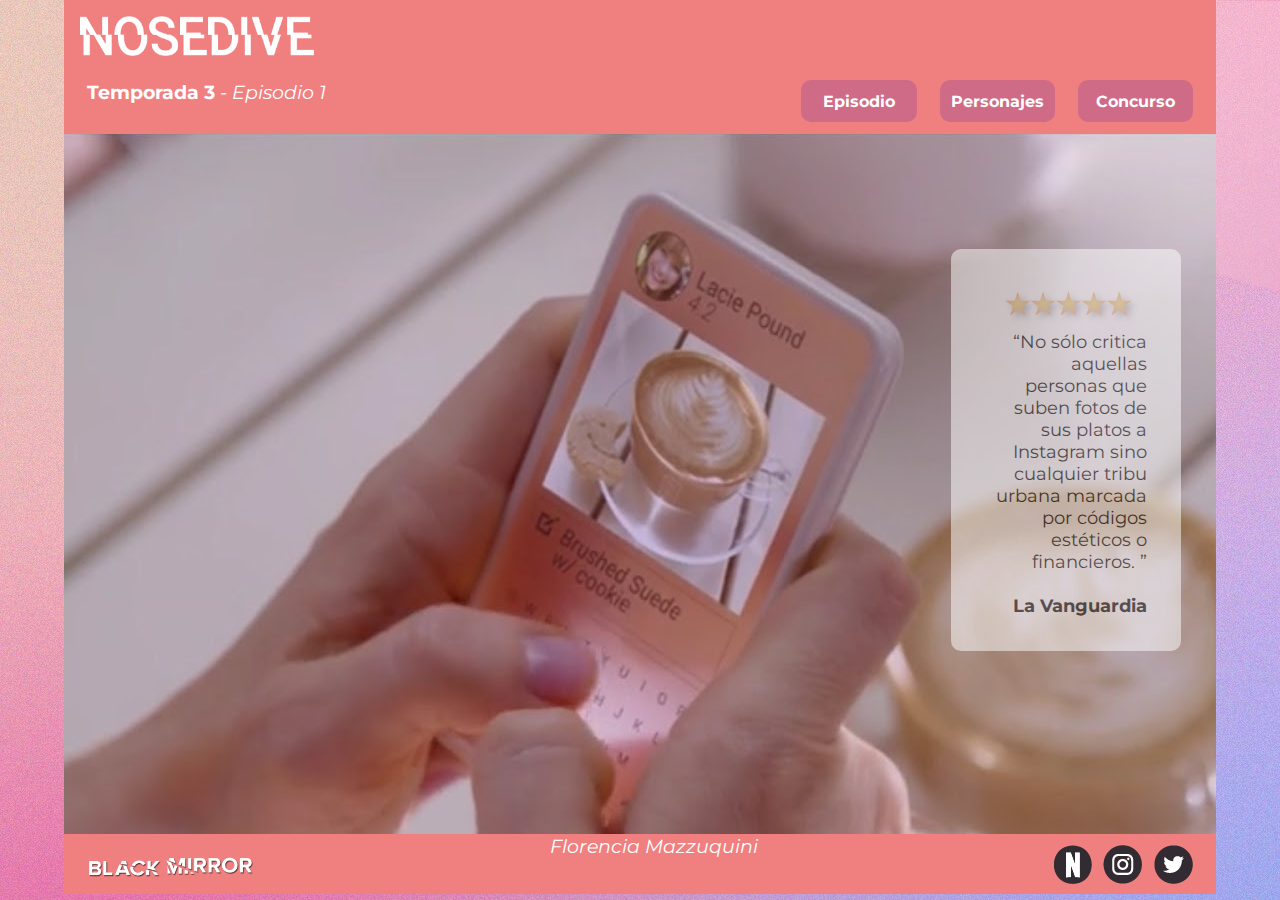
<file: index.html>
<!DOCTYPE html>
<html>
<head>
	<meta charset="utf-8">
	<title> Index</title>
	<link rel="stylesheet" type="text/css" href="css/estilo.css">

</head>
<body>
<main>		
	<header>
		<a href="index.html">
		<img class="logo" src="ima/nosedive.png">
		</a>



	</header>
	<nav>
		<article id="primero">
			
		</article>
		<article id="segundo"></article>

		
		


	</nav>
	<div id="botones">
		<p id="titulo"><b>Temporada 3</b> - <i>Episodio 1</i></p>
		
			
			<ul>
				<li><a href="concurso.html"> <b> Concurso</b></a></li>
				<li><a href="personajes.html"> <b> Personajes</b></a></li>
				<li><a href="episodio.html"> <b> Episodio</b></a></li>
				

				
			</ul>
		</div>
	<section>


		<article id="uno">
		

			<p id="critica"> 
				<a href="https://www.lavanguardia.com/series/20161022/411220817977/black-mirror-critica-temporada-3-episodio-1-nosedive.html" target="_blank"><img class="estrellas" src="ima/estrellas.png"></a>

			<br>
			<br> 
				“No sólo critica aquellas personas que suben fotos de sus platos a Instagram sino cualquier tribu urbana marcada por códigos estéticos o financieros. ” 
		<br><br><b> La Vanguardia</b></p>
		</article>
		




		
	</section>

	<footer>
		<img class="blackmirror" src="ima/bmlogo.png">
		<a href="https://twitter.com/NetflixLAT?ref_src=twsrc%5Egoogle%7Ctwcamp%5Eserp%7Ctwgr%5Eauthor" target="_blank">
		<img class="redes1" src="ima/twitter.png"></a>
		<a href="https://www.instagram.com/netflixlat/" target="_blank">
		<img class="redes2" src="ima/instagram.png"></a>
		<a href="https://www.netflix.com/" target="_blank">
		<img class="redes3" src="ima/netflix.png"></a>
		<p id="florenciamazzuquini"> <i> Florencia Mazzuquini </i></p>
	</footer>
</main>

</body>
</html>
</file>
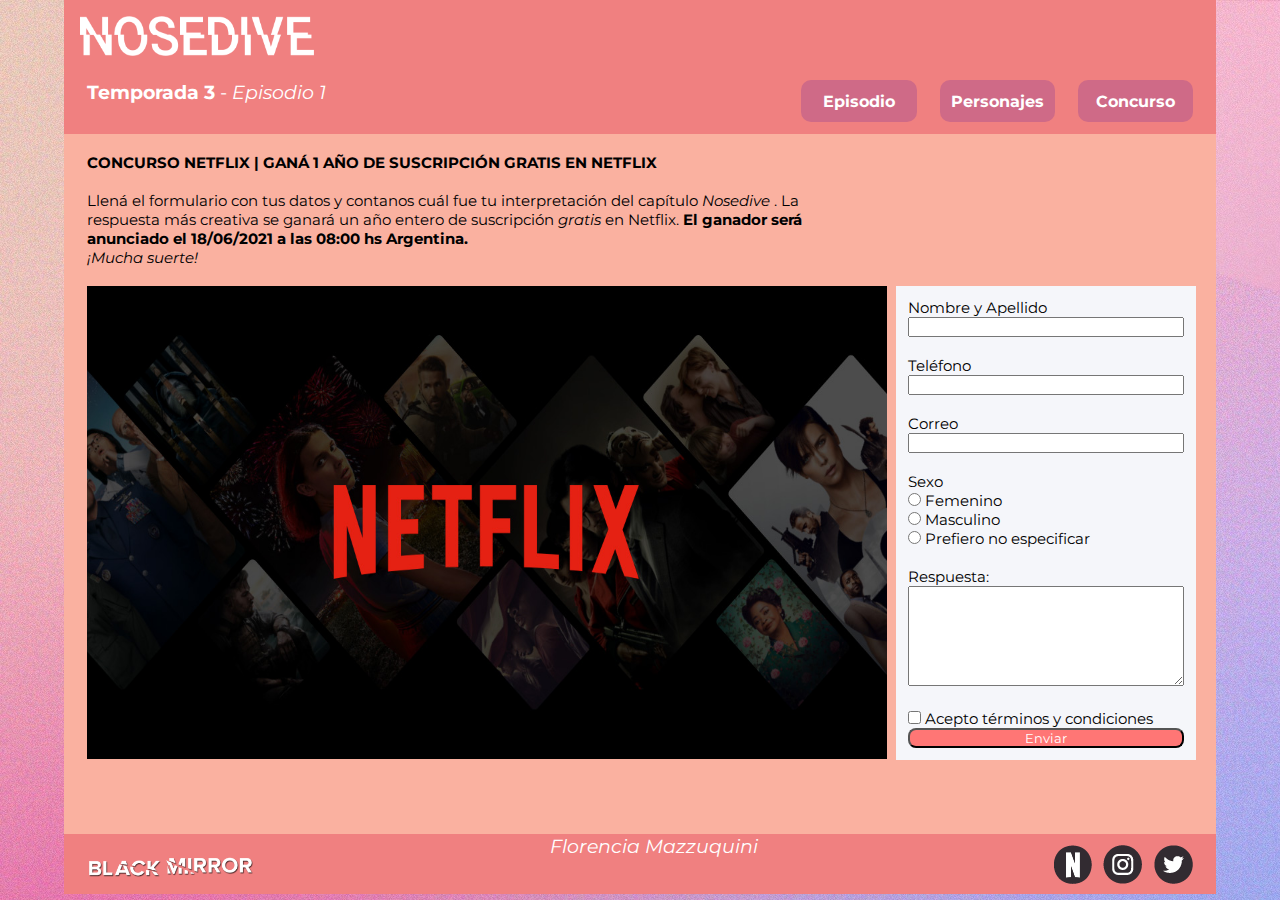
<file: concurso.html>
<!DOCTYPE html>
<html>
<head>
	<meta charset="utf-8">
	<title> Concurso</title>
	<link rel="stylesheet" type="text/css" href="css/estilo.css">
	

</head>
<body>
<main>		
	<header>
		<a href="index.html">
		<img class="logo" src="ima/nosedive.png">
		</a>




	</header>
	<nav>
		<article id="primero">
			
		</article>
		<article id="segundo"></article>

		
		


	</nav>
	<div id="botones">
		<p id="titulo"><b>Temporada 3</b> - <i>Episodio 1</i></p>
		
			
			<ul>
				<li><a href="concurso.html"> <b> Concurso</b></a></li>
				<li><a href="personajes.html"> <b> Personajes</b></a></li>
				<li><a href="episodio.html"> <b> Episodio</b></a></li>

				
			</ul>
		</div>



	<section>


		<article id="dos">
			
			<br>
			<p class="concursotexto" ><b> CONCURSO NETFLIX | GANÁ 1 AÑO DE SUSCRIPCIÓN GRATIS EN NETFLIX</b></p>
			<br> <p class="concursotexto" > Llená el formulario con tus datos y contanos cuál fue tu interpretación del capítulo <i> Nosedive </i>. La respuesta más creativa se ganará un año entero de suscripción <i>gratis</i> en Netflix.
			<b> El ganador será anunciado el 18/06/2021 a las 08:00 hs Argentina.</b>

			<br> <i> ¡Mucha suerte! </i></p>

			<br>

            
			<img class="netflixconcurso" src="ima/netflixconcurso.jpg">

			<div id="formulario">
			<form action="mailto:florenciamazzuquini94@gmail.com" method="post" 4>
				<label>Nombre y Apellido</label><br>
				<input type="text" name="nombre" required="nombre"e class="cajitas">
				<br>
				<br>
				<label>Teléfono</label><br>
				<input type="text" name="telefono" required="telefono"e class="cajitas">
				<br>
				<br>
				<label>Correo</label><br>
				<input type="text" name="correo" required="correo"e class="cajitas">
				<br>
				<br>
				<label>Sexo</label><br>
				<input type="radio" name="sexo" value="femenino" > Femenino <br>
				<input type="radio" name="sexo" value="masculino"> Masculino <br>
				<input type="radio" name="sexo" value="noespecifica"> Prefiero no especificar 
				<br>
				<br>

				
				<label>Respuesta:</label><br>
				<textarea class="cajota"></textarea>
				
				<br>
				<br>
				<input type="checkbox" name="tyc"> Acepto términos y condiciones
				<br>
			
				<input type="submit" name="enviar" value="Enviar" class="btn">

				

				

			</form>


		</div>
		
		</article>
		</a>

		
	</section>

	<footer>
		<img class="blackmirror" src="ima/bmlogo.png">
		<a href="https://twitter.com/NetflixLAT?ref_src=twsrc%5Egoogle%7Ctwcamp%5Eserp%7Ctwgr%5Eauthor" target="_blank">
		<img class="redes1" src="ima/twitter.png"></a>
		<a href="https://www.instagram.com/netflixlat/" target="_blank">
		<img class="redes2" src="ima/instagram.png"></a>
		<a href="https://www.netflix.com/" target="_blank">
		<img class="redes3" src="ima/netflix.png"></a>
		<p id="florenciamazzuquini"> <i> Florencia Mazzuquini </i></p>
	</footer>
</main>

</body>
</html>
</file>
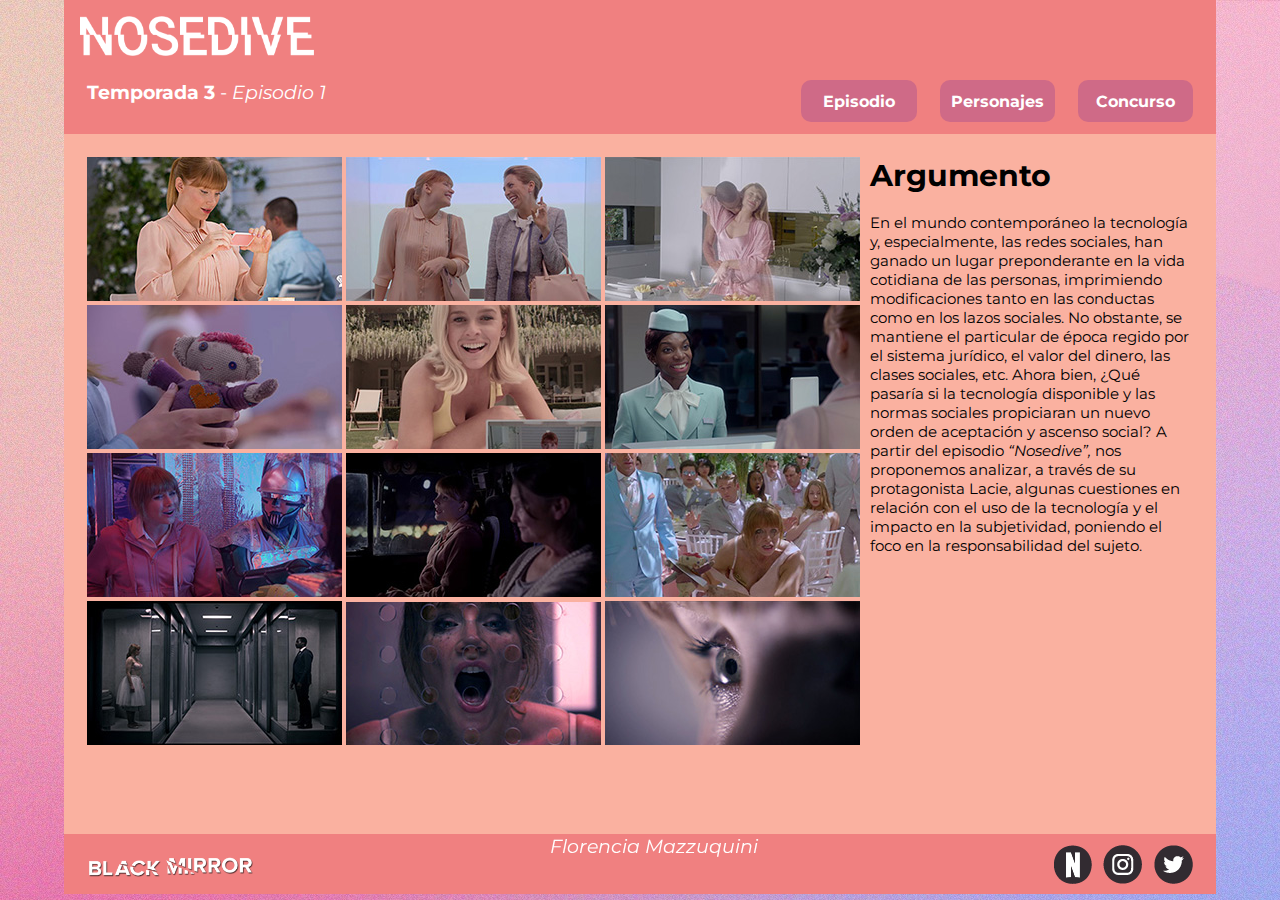
<file: episodio.html>
<!DOCTYPE html>
<html>
<head>
	<meta charset="utf-8">
	<title> Episodio </title>
	<link rel="stylesheet" type="text/css" href="css/lightbox.css">
	<link rel="stylesheet" type="text/css" href="css/estilo.css">
	

</head>
<body>
<main>		
	<header>
	
		<a href="index.html">
		<img class="logo" src="ima/nosedive.png">
		</a>
		</div>



	</header>
	<nav>
		<article id="primero">
			
		</article>
		<article id="segundo"></article>

		
		


	</nav>
	<div id="botones">
		<p id="titulo"><b>Temporada 3</b> - <i>Episodio 1</i></p>
		
			
			<ul>
				<li><a href="concurso.html"> <b> Concurso</b></a></li>
				<li><a href="personajes.html"> <b> Personajes</b></a></li>
				<li><a href="episodio.html"> <b> Episodio</b></a></li>

				
			</ul>
		</div>
	<section>

		<article id="dos">

			
			<div class="argumento">

			<p> <h1> Argumento </h1> </p><br>
			<p> En el mundo contemporáneo la tecnología y, especialmente, las redes sociales, han ganado un lugar preponderante en la vida cotidiana de las personas, imprimiendo modificaciones tanto en las conductas como en los lazos sociales. 
				No obstante, se mantiene el particular de época regido por el sistema jurídico, el valor del dinero, las clases sociales, etc. Ahora bien, ¿Qué pasaría si la tecnología disponible y las normas sociales propiciaran un nuevo orden de aceptación y ascenso social? A partir del episodio <i> “Nosedive”, </i> nos proponemos analizar, a través de su protagonista Lacie, algunas cuestiones en relación con el uso de la tecnología y el impacto en la subjetividad, poniendo el foco en la responsabilidad del sujeto. </p><br>

			<iframe  width="355" height="175" style="padding-right: 6%" src="https://www.youtube.com/embed/Mr4X8q9f8Ek" title="YouTube video player" frameborder="0" allow="accelerometer; autoplay; clipboard-write; encrypted-media; gyroscope; picture-in-picture" allowfullscreen></iframe>

			</div>

			<div class="galeria">
		
			
			<a href="ima/img3.jpg" data-lightbox="2805"><img src="ima/img3ch.jpg"></a>
			<a href="ima/img5.jpg" data-lightbox="2805"><img src="ima/img5ch.jpg"></a>
			<a href="ima/img6.jpg" data-lightbox="2805"><img src="ima/img6ch.jpg"></a>
			<a href="ima/img7.jpg" data-lightbox="2805"><img src="ima/img7ch.jpg"></a>
			<a href="ima/img8.jpg" data-lightbox="2805"><img src="ima/img8ch.jpg"></a>
			<a href="ima/img9.jpg" data-lightbox="2805"><img src="ima/img9ch.jpg"></a>
			<a href="ima/img10.jpg" data-lightbox="2805"><img src="ima/img10ch.jpg"></a>
			<a href="ima/img11.jpg" data-lightbox="2805"><img src="ima/img11ch.jpg"></a>
			<a href="ima/img12.jpg" data-lightbox="2805"><img src="ima/img12ch.jpg"></a>
			<a href="ima/img13.jpg" data-lightbox="2805"><img src="ima/img13ch.jpg"></a>
			<a href="ima/img14.jpg" data-lightbox="2805"><img src="ima/img14ch.jpg"></a>
			<a href="ima/img15.jpg" data-lightbox="2805"><img src="ima/img15ch.jpg"></a>
			
			</div>

			



		</article>
		</a>





		
	</section>

	<footer>
		<img class="blackmirror" src="ima/bmlogo.png">
		<a href="https://twitter.com/NetflixLAT?ref_src=twsrc%5Egoogle%7Ctwcamp%5Eserp%7Ctwgr%5Eauthor" target="_blank">
		<img class="redes1" src="ima/twitter.png"></a>
		<a href="https://www.instagram.com/netflixlat/" target="_blank">
		<img class="redes2" src="ima/instagram.png"></a>
		<a href="https://www.netflix.com/" target="_blank">
		<img class="redes3" src="ima/netflix.png"></a>
		<p id="florenciamazzuquini"> <i> Florencia Mazzuquini </i></p>
	
	</footer>
</main>

<script src="js/lightbox-plus-jquery.min.js"></script>
</body>
</html>
</file>
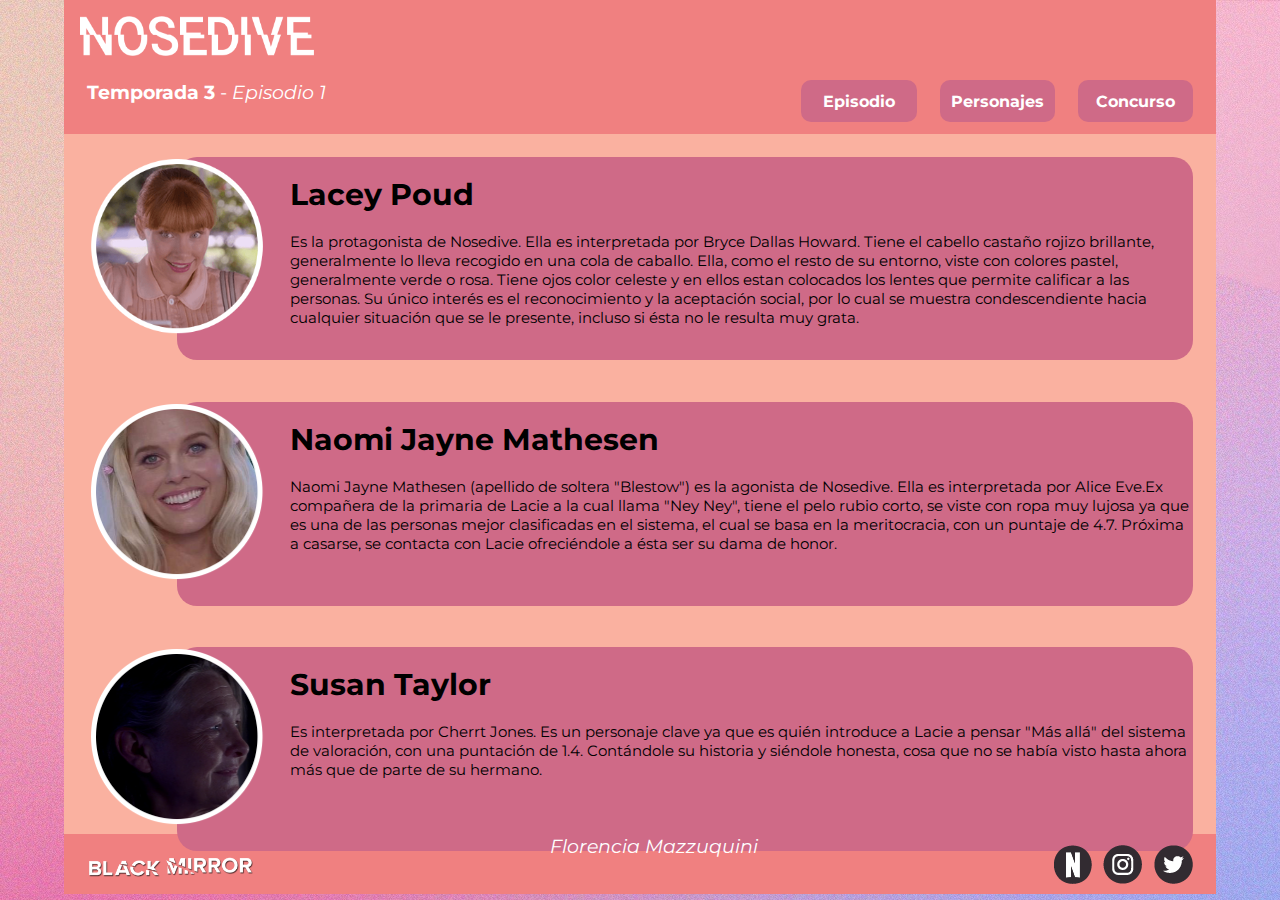
<file: personajes.html>
<!DOCTYPE html>
<html>
<head>
	<meta charset="utf-8">
	<title> Personajes</title>
	<link rel="stylesheet" type="text/css" href="css/estilo.css">

</head>
<body>
<main>		
	<header>
		<a href="index.html">
		<img class="logo" src="ima/nosedive.png">
		</a>



	</header>
	<nav>
		<article id="primero">
			
		</article>
		<article id="segundo"></article>

		
		


	</nav>
	<div id="botones">
		<p id="titulo"><b>Temporada 3</b> - <i>Episodio 1</i></p>
		
			
			<ul>
				<li><a href="concurso.html"> <b> Concurso</b> </a></li>
				<li><a href="personajes.html"> <b> Personajes </b> </a></li>
				<li><a href="episodio.html"> <b> Episodio </b> </a></li>
 
				
			</ul>
		</div>
	<section>

		<article id="dos">
			
			<div class="personaje">
				<img class="editable" src="ima/personaje1.png">  
				<aside> <div class="radio"> <br>
				<h1> Lacey Poud </h1> <br> Es la protagonista de Nosedive. Ella es interpretada por Bryce Dallas Howard. Tiene el cabello castaño rojizo brillante, generalmente lo lleva recogido en una cola de caballo. Ella, como el resto de su entorno, viste con colores pastel, generalmente verde o rosa. Tiene ojos color celeste y en ellos estan colocados los lentes que permite calificar a las personas. Su único interés es el reconocimiento y la aceptación social, por lo cual se muestra condescendiente hacia cualquier situación que se le presente, incluso si ésta no le resulta muy grata.</div>
					</aside>
					<div class="reset"></div>
					<br>

				<img class="editable" src="ima/personaje2.png">  
				<aside><div class="radio"> <br>
				<h1> Naomi Jayne Mathesen </h1> <br> Naomi Jayne Mathesen (apellido de soltera "Blestow") es la agonista de Nosedive. Ella es interpretada por Alice Eve.Ex compañera de la primaria de Lacie a la cual llama "Ney Ney", tiene el pelo rubio corto, se viste con ropa muy lujosa ya que es una de las personas mejor clasificadas en el sistema, el cual se basa en la meritocracia, con un puntaje de 4.7. Próxima a casarse, se contacta con Lacie ofreciéndole a ésta ser su dama de honor. <br><br></div>
					</aside>
					<div class="reset"></div>

				<br>

				<img class="editable" src="ima/personaje3.png">  
				<aside> <div class="radio"> <br>
				<h1> Susan Taylor </h1> <br> Es interpretada por Cherrt Jones. Es un personaje clave ya que es quién introduce a Lacie a pensar "Más allá" del sistema de valoración, con una puntación de 1.4. Contándole su historia y siéndole honesta, cosa que no se había visto hasta ahora más que de parte de su hermano. <br><br><br>

				 </div>
					</aside>
					<div class="reset"></div>
		
				
			</div>


		</article>
		</a>

		
	</section>

	<footer>
		<img class="blackmirror" src="ima/bmlogo.png">
		<a href="https://twitter.com/NetflixLAT?ref_src=twsrc%5Egoogle%7Ctwcamp%5Eserp%7Ctwgr%5Eauthor" target="_blank">
		<img class="redes1" src="ima/twitter.png"></a>
		<a href="https://www.instagram.com/netflixlat/" target="_blank">
		<img class="redes2" src="ima/instagram.png"></a>
		<a href="https://www.netflix.com/" target="_blank">
		<img class="redes3" src="ima/netflix.png"></a>
		<p id="florenciamazzuquini"> <i> Florencia Mazzuquini </i></p>
	</footer>
</main>

</body>
</html>
</file>
<file: css/estilo.css>
@import url('https://fonts.googleapis.com/css2?family=Montserrat&display=swap');
*{
	margin: 0;
	padding: 0;
	font-family: 'Montserrat', sans-serif;
	box-sizing: border-box;

}



body{
	background-image: url(../ima/background.jpg)
	
}

main{
	width: 90%;
	max-width: 1280px;
	height: 700px;
	max-height: 720px;
	background-color: #f08080;
	margin-left: auto;
	margin-right: auto;

}

header{
	width: 70%;
	height: 80px;
	background-color: #f08080;
	float: left;

}

nav{
	width: 30%;
	height: 80px;
	background-color: #f08080;
	float: right;
}

section{
	width: 100%;
	height: 500px;
	background-color: #f08080;
	clear: both;
	
}

footer{
	width: 100%;
	height: 260px;
	background-color: #f08080;

}

#uno{
	width: 100%;
	height: 700px;
	background-image: url(../ima/contenido.jpg);
	background-repeat: no-repeat;
	float: left;
	
}

#botones li{
	display: inline;
}

#botones li a {
	width: 10%;
	font-size: 16px;
	text-decoration: none;
	text-align: center;
	float: right;
	padding: 1%;
	margin-right: 2%;
	color: #ffffff;
	background-color: #cf6a87;
	border-radius: 10px;
	margin-bottom: 1%

}

#titulo {
	font-size: 120%;
	float: left;
	color: #ffffff;
	padding-left: 2%;
	
}

#florenciamazzuquini {
	font-size: 120%;
	color: #ffffff;
	text-align: center;
	padding-top: 17%;

}

#critica {
	float: right;
	text-align: right;
	width: 20%;
	font-size: 18px;
	padding: 3%;
	margin-right: 3%;
	opacity: .5;
	background-color: #ffffff;
	border-radius: 10px;
	margin-top: 10%

}

#critica {
	background-size: 60%;
	background-position: top;
}

.estrellas{
	float: right;
	width: 150px;
	height: 50%;

}

#dos{
	width: 100%;
	height: 700px;
	background-color: #fab1a0;
	background-repeat: no-repeat;
	float: left;
	
}

form{
	width: 300px;
	background-color: #f5f6fa;
	padding: 4%;
	margin-left: 1%;

}

.cajitas{
	width: 100%;
}

.cajota {
	width: 100%;
	height: 100px;
}

.btn{
	width: 100%;
	background-color: #ff7675;
	color: #ffffff;
	border-radius: 8px;
}

.btn:hover{
	background-color: #d63031;
	
	
}

#formulario{ 
	float: right;
	margin-right: 2%;
	font-size: 15px;

 }

.logo{
	float: left;
	width: 250px;
	height: 60%;
	padding-left: 2%;
	padding-top: 1%;
	margin-top: 1%;

}

.blackmirror{
	float: left;
	width: 190px;
	height: 25%;
	padding-left: 2%;

}

.redes{
	float: right;
	padding-right: 1%;
	margin-top: 1%;
	padding-bottom: 1
}

.redes1{
	float: right;
	padding-top: 1%;
	margin-right: 2%;	
}

.redes2{
	float: right;
	padding-top: 1%;
	margin-right: 1%;	
}

.redes3{
	float: right;
	padding-top: 1%;
	margin-right: 1%;	
}

.netflixconcurso{
	float: left;
	margin-left: 2%;
	width: 800px;
	height: 67.7%;

}

.concursotexto{
	margin-left: 2%;
	padding-right: 30%;
	width: 95%;
	font-size: 15px;

}

.galeria{
	
	width:70%;
	margin-left: 2%;
	padding-top: 2%;
	
}

.argumento{
    float: right;
	width: 30%;
	padding-right: 2%;
	padding-top: 2%;
	font-size: 15px;
	

}


.editable {
  width: 18%;
  margin: 2px auto;
  padding-right: 2%;
  
  
 
}

.personaje img.editable {
  float: left;
  padding-left: 2%;
  width: 20%;

}

.reset {
  clear: both;
}

.personaje{
	margin-right: 2%;
	padding-top: 2%;

	
}

.radio{
	background-color: #cf6a87;
	border-radius: 20px;
	margin-left: 10%;
	margin-bottom: 2%;
	padding-bottom: 3%;
	font-size: 15px;
	

}
</file>
